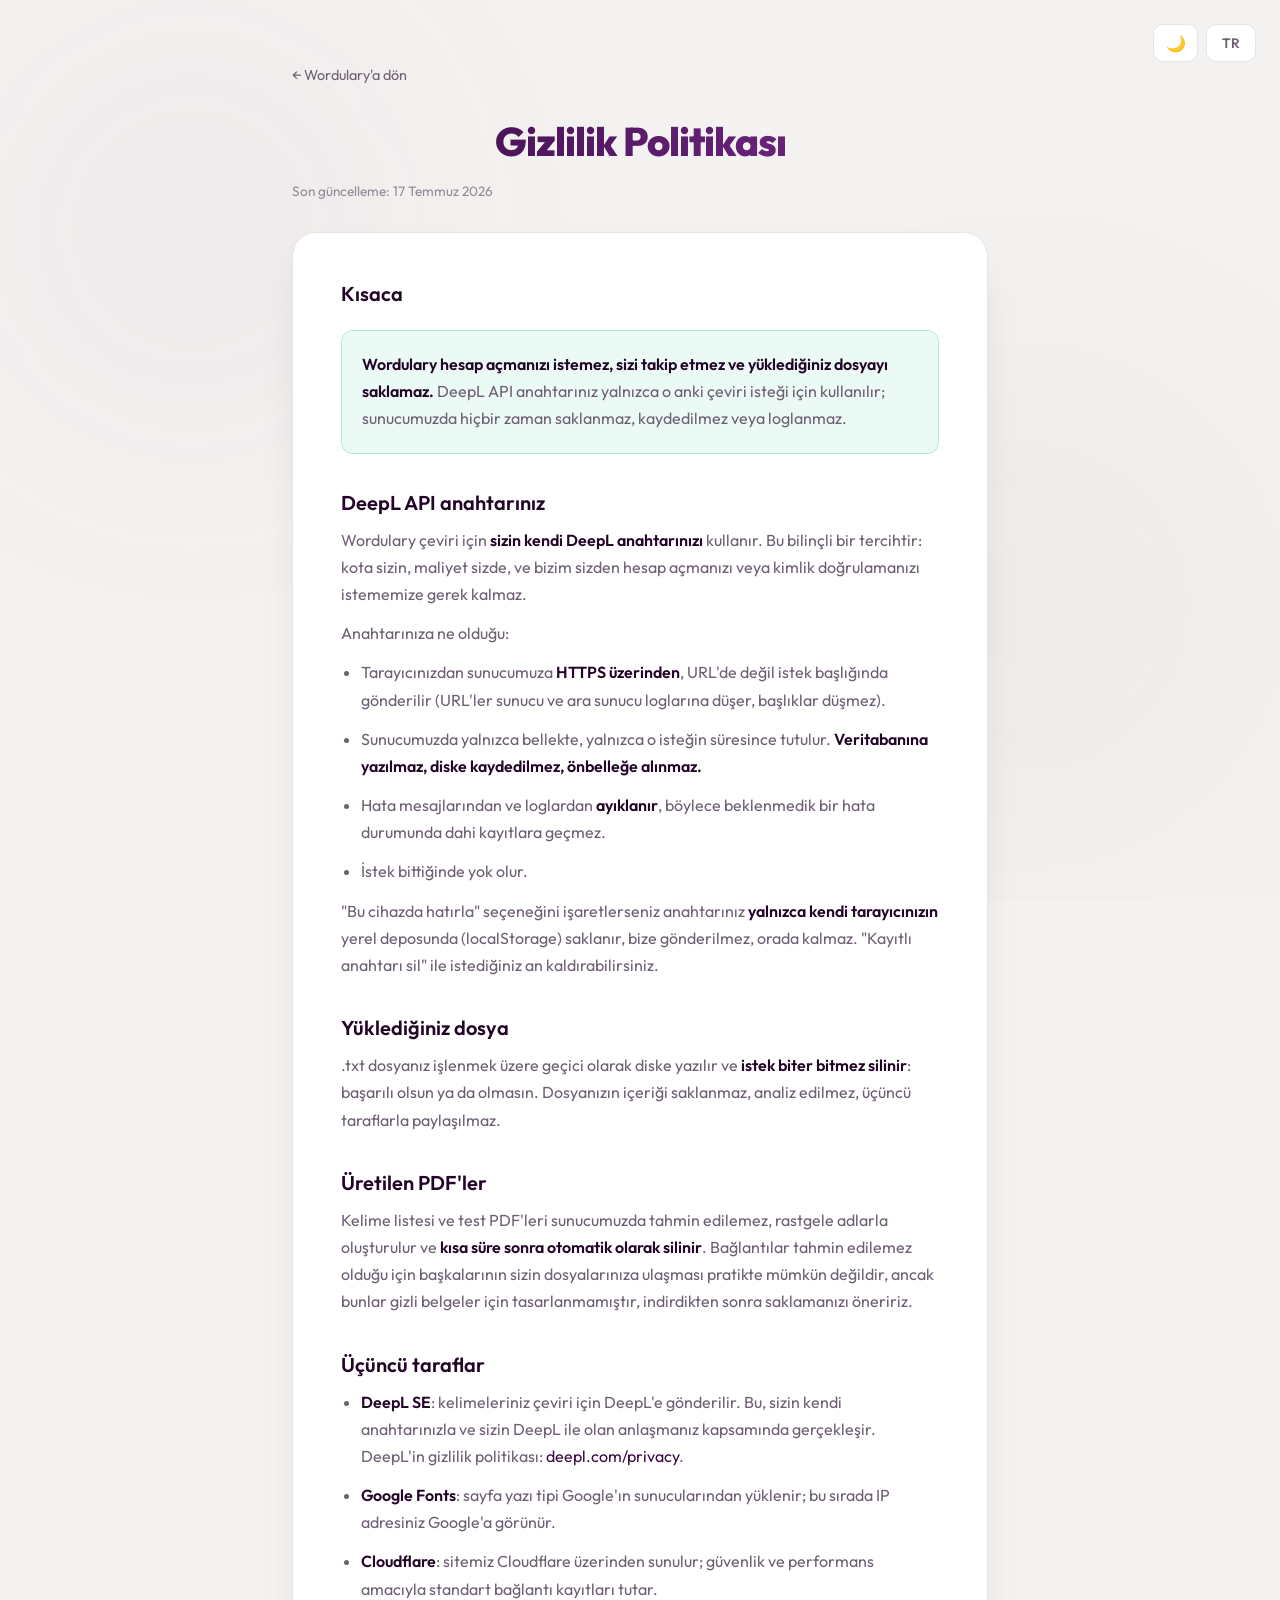
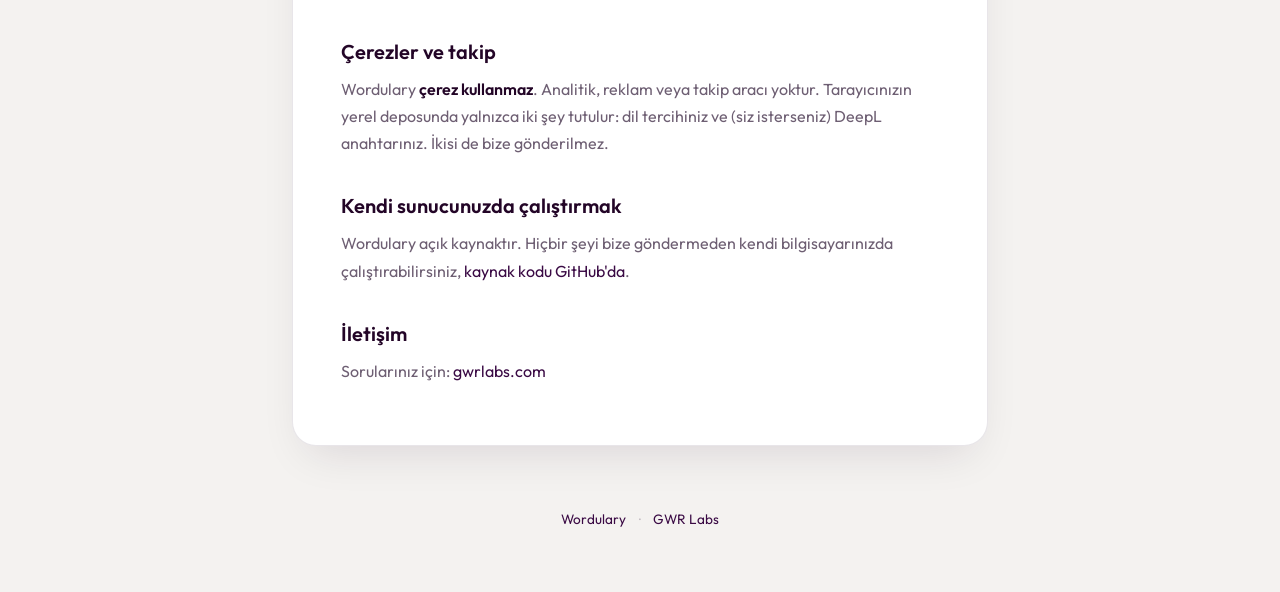
<file: static/privacy.html>
<!doctype html>
<html lang="tr">
  <head>
    <meta charset="UTF-8" />
    <meta name="viewport" content="width=device-width, initial-scale=1.0" />
    <title>Gizlilik Politikası | Wordulary</title>
    <link rel="preconnect" href="https://fonts.googleapis.com" />
    <link rel="preconnect" href="https://fonts.gstatic.com" crossorigin />
    <link
      href="https://fonts.googleapis.com/css2?family=Outfit:wght@300;400;600;800&display=swap"
      rel="stylesheet"
    />
    <link rel="icon" type="image/png" href="/static/favicon.png" />
    <link rel="stylesheet" href="/static/style.css" />
    <script>
      if (localStorage.getItem("wordulary_theme") === "dark")
        document.documentElement.setAttribute("data-theme", "dark");
    </script>
    <style>
      body {
        align-items: flex-start;
      }
      .container {
        max-width: 760px;
        padding: 4rem 2rem;
      }
      .legal h2 {
        font-size: 1.25rem;
        font-weight: 600;
        margin: 2.25rem 0 0.75rem;
      }
      .legal h2:first-child {
        margin-top: 0;
      }
      .legal p,
      .legal li {
        color: var(--text-secondary);
        line-height: 1.7;
        margin-bottom: 0.75rem;
      }
      .legal ul {
        padding-left: 1.25rem;
        margin-bottom: 0.75rem;
      }
      .legal strong {
        color: var(--text-primary);
        font-weight: 600;
      }
      .legal a {
        color: var(--accent-primary);
        text-decoration: none;
      }
      .legal a:hover {
        text-decoration: underline;
      }
      .updated {
        color: var(--text-secondary);
        font-size: 0.85rem;
        opacity: 0.7;
        margin-bottom: 2rem;
      }
      .callout {
        background: rgba(16, 185, 129, 0.08);
        border: 1px solid rgba(16, 185, 129, 0.25);
        border-radius: 12px;
        padding: 1.25rem;
        margin: 1.5rem 0;
      }
      .callout p:last-child {
        margin-bottom: 0;
      }
      .back {
        display: inline-block;
        margin-bottom: 2rem;
        color: var(--text-secondary);
        text-decoration: none;
        font-size: 0.9rem;
      }
      .back:hover {
        color: var(--text-primary);
      }
    </style>
  </head>
  <body>
    <div class="background-mesh">
      <div class="blob blob-1"></div>
      <div class="blob blob-2"></div>
    </div>

    <div class="top-controls">
      <button id="theme-btn" class="ctrl-btn" type="button" aria-label="Tema">
        🌙
      </button>
      <button id="lang-btn" class="ctrl-btn" type="button" aria-label="Language">
        TR
      </button>
    </div>

    <main class="container">
      <a href="/" class="back" data-i18n="backHome">← Wordulary'a dön</a>

      <header class="header" style="margin-bottom: 1rem">
        <h1 data-i18n="title" style="font-size: 2.5rem">Gizlilik Politikası</h1>
      </header>
      <p class="updated" data-i18n="updated">Son güncelleme: 17 Temmuz 2026</p>

      <section class="card glassmorphism legal">
        <div data-i18n="body">
          <h2>Kısaca</h2>
          <div class="callout">
            <p>
              <strong
                >Wordulary hesap açmanızı istemez, sizi takip etmez ve
                yüklediğiniz dosyayı saklamaz.</strong
              >
              DeepL API anahtarınız yalnızca o anki çeviri isteği için kullanılır;
              sunucumuzda hiçbir zaman saklanmaz, kaydedilmez veya loglanmaz.
            </p>
          </div>

          <h2>DeepL API anahtarınız</h2>
          <p>
            Wordulary çeviri için <strong>sizin kendi DeepL anahtarınızı</strong>
            kullanır. Bu bilinçli bir tercihtir: kota sizin, maliyet sizde, ve
            bizim sizden hesap açmanızı veya kimlik doğrulamanızı istememize
            gerek kalmaz.
          </p>
          <p>Anahtarınıza ne olduğu:</p>
          <ul>
            <li>
              Tarayıcınızdan sunucumuza <strong>HTTPS üzerinden</strong>, URL'de
              değil istek başlığında gönderilir (URL'ler sunucu ve ara sunucu
              loglarına düşer, başlıklar düşmez).
            </li>
            <li>
              Sunucumuzda yalnızca bellekte, yalnızca o isteğin süresince tutulur.
              <strong>Veritabanına yazılmaz, diske kaydedilmez, önbelleğe
              alınmaz.</strong>
            </li>
            <li>
              Hata mesajlarından ve loglardan <strong>ayıklanır</strong>, böylece
              beklenmedik bir hata durumunda dahi kayıtlara geçmez.
            </li>
            <li>İstek bittiğinde yok olur.</li>
          </ul>
          <p>
            "Bu cihazda hatırla" seçeneğini işaretlerseniz anahtarınız
            <strong>yalnızca kendi tarayıcınızın</strong> yerel deposunda
            (<code>localStorage</code>) saklanır, bize gönderilmez, orada kalmaz.
            "Kayıtlı anahtarı sil" ile istediğiniz an kaldırabilirsiniz.
          </p>

          <h2>Yüklediğiniz dosya</h2>
          <p>
            <code>.txt</code> dosyanız işlenmek üzere geçici olarak diske yazılır
            ve <strong>istek biter bitmez silinir</strong>: başarılı olsun ya da
            olmasın. Dosyanızın içeriği saklanmaz, analiz edilmez, üçüncü
            taraflarla paylaşılmaz.
          </p>

          <h2>Üretilen PDF'ler</h2>
          <p>
            Kelime listesi ve test PDF'leri sunucumuzda tahmin edilemez, rastgele
            adlarla oluşturulur ve <strong>kısa süre sonra otomatik olarak
            silinir</strong>. Bağlantılar tahmin edilemez olduğu için başkalarının
            sizin dosyalarınıza ulaşması pratikte mümkün değildir, ancak bunlar
            gizli belgeler için tasarlanmamıştır, indirdikten sonra saklamanızı
            öneririz.
          </p>

          <h2>Üçüncü taraflar</h2>
          <ul>
            <li>
              <strong>DeepL SE</strong>: kelimeleriniz çeviri için DeepL'e
              gönderilir. Bu, sizin kendi anahtarınızla ve sizin DeepL ile olan
              anlaşmanız kapsamında gerçekleşir. DeepL'in gizlilik politikası:
              <a href="https://www.deepl.com/privacy" target="_blank" rel="noopener"
                >deepl.com/privacy</a
              >.
            </li>
            <li>
              <strong>Google Fonts</strong>: sayfa yazı tipi Google'ın sunucularından
              yüklenir; bu sırada IP adresiniz Google'a görünür.
            </li>
            <li>
              <strong>Cloudflare</strong>: sitemiz Cloudflare üzerinden sunulur;
              güvenlik ve performans amacıyla standart bağlantı kayıtları tutar.
            </li>
          </ul>

          <h2>Çerezler ve takip</h2>
          <p>
            Wordulary <strong>çerez kullanmaz</strong>. Analitik, reklam veya
            takip aracı yoktur. Tarayıcınızın yerel deposunda yalnızca iki şey
            tutulur: dil tercihiniz ve (siz isterseniz) DeepL anahtarınız. İkisi
            de bize gönderilmez.
          </p>

          <h2>Kendi sunucunuzda çalıştırmak</h2>
          <p>
            Wordulary açık kaynaktır. Hiçbir şeyi bize göndermeden kendi
            bilgisayarınızda çalıştırabilirsiniz,
            <a
              href="https://github.com/TalhaTufanN/wordulary"
              target="_blank"
              rel="noopener"
              >kaynak kodu GitHub'da</a
            >.
          </p>

          <h2>İletişim</h2>
          <p>
            Sorularınız için:
            <a href="https://gwrlabs.com" target="_blank" rel="noopener"
              >gwrlabs.com</a
            >
          </p>
        </div>
      </section>

      <footer class="footer">
        <a href="/" data-i18n="footerHome">Wordulary</a>
        <span class="footer-sep">·</span>
        <a href="https://gwrlabs.com" target="_blank" rel="noopener">GWR Labs</a>
      </footer>
    </main>

    <script>
      const legalTranslations = {
        tr: {
          backHome: "← Wordulary'a dön",
          title: "Gizlilik Politikası",
          updated: "Son güncelleme: 17 Temmuz 2026",
          footerHome: "Wordulary",
        },
        en: {
          backHome: "← Back to Wordulary",
          title: "Privacy Policy",
          updated: "Last updated: 17 July 2026",
          footerHome: "Wordulary",
        },
      };

      // Yasal metnin tamami - ceviri sozlugune sigmayacak kadar uzun oldugu
      // icin blok halinde degistiriliyor.
      legalTranslations.en.body = `
        <h2>In short</h2>
        <div class="callout">
          <p><strong>Wordulary has no accounts, no tracking, and keeps nothing you upload.</strong>
          Your DeepL API key is used only for that one translation request. It is never stored,
          saved, or logged on our server.</p>
        </div>

        <h2>Your DeepL API key</h2>
        <p>Wordulary translates using <strong>your own DeepL key</strong>. That is deliberate: the
        quota is yours, the cost is yours, and it means we never have to ask you to create an
        account or sign in.</p>
        <p>What happens to your key:</p>
        <ul>
          <li>It is sent from your browser to our server <strong>over HTTPS</strong>, in a request
          header rather than the URL, URLs end up in server and proxy logs; headers do not.</li>
          <li>On our server it exists only in memory, only for the life of that request.
          <strong>It is never written to a database, saved to disk, or cached.</strong></li>
          <li>It is <strong>scrubbed</strong> from error messages and logs, so even an unexpected
          failure cannot record it.</li>
          <li>When the request ends, it is gone.</li>
        </ul>
        <p>If you tick "Remember on this device", your key is stored in
        <strong>your own browser's</strong> local storage (<code>localStorage</code>), it is not
        sent to us and does not persist on our side. You can remove it any time with
        "Forget saved key".</p>

        <h2>The file you upload</h2>
        <p>Your <code>.txt</code> file is written to disk temporarily so it can be processed, and is
        <strong>deleted as soon as the request finishes</strong>: whether it succeeded or not. Its
        contents are not retained, analysed, or shared.</p>

        <h2>The PDFs we generate</h2>
        <p>Your vocabulary list and quiz are created on our server with unguessable random names and
        are <strong>deleted automatically a short time later</strong>. Because the links are
        unguessable, others cannot practically reach your files, but these are not designed for
        confidential material, so download and keep what you need.</p>

        <h2>Third parties</h2>
        <ul>
          <li><strong>DeepL SE</strong>: your words are sent to DeepL for translation. This happens
          under your own key and your own agreement with DeepL. Their privacy policy:
          <a href="https://www.deepl.com/privacy" target="_blank" rel="noopener">deepl.com/privacy</a>.</li>
          <li><strong>Google Fonts</strong>: the page font loads from Google's servers, which makes
          your IP address visible to Google.</li>
          <li><strong>Cloudflare</strong>: our site is served through Cloudflare, which keeps
          standard connection logs for security and performance.</li>
        </ul>

        <h2>Cookies and tracking</h2>
        <p>Wordulary <strong>uses no cookies</strong>. There is no analytics, advertising, or
        tracking of any kind. Only two things live in your browser's local storage: your language
        preference and, if you choose, your DeepL key. Neither is sent to us.</p>

        <h2>Running it yourself</h2>
        <p>Wordulary is open source. You can run it on your own machine and send nothing at all.
        <a href="https://github.com/TalhaTufanN/wordulary" target="_blank" rel="noopener">The
        source is on GitHub</a>.</p>

        <h2>Contact</h2>
        <p>Questions: <a href="https://gwrlabs.com" target="_blank" rel="noopener">gwrlabs.com</a></p>
      `;
      legalTranslations.tr.body = document.querySelector("[data-i18n='body']").innerHTML;

      const langBtn = document.getElementById("lang-btn");
      function setLanguage(lang) {
        localStorage.setItem("gwr_lang", lang);
        document.documentElement.lang = lang;
        langBtn.textContent = lang === "tr" ? "TR" : "EN";
        document.title =
          (lang === "tr" ? "Gizlilik Politikası" : "Privacy Policy") + " | Wordulary";
        document.querySelectorAll("[data-i18n]").forEach((el) => {
          const value = legalTranslations[lang][el.dataset.i18n];
          if (value) el.innerHTML = value;
        });
      }
      setLanguage(localStorage.getItem("gwr_lang") || "tr");
      langBtn.addEventListener("click", () =>
        setLanguage((localStorage.getItem("gwr_lang") || "tr") === "tr" ? "en" : "tr"),
      );

      // Tema (açık / koyu)
      const themeBtn = document.getElementById("theme-btn");
      function applyTheme(theme) {
        const dark = theme === "dark";
        document.documentElement.setAttribute("data-theme", dark ? "dark" : "light");
        localStorage.setItem("wordulary_theme", dark ? "dark" : "light");
        themeBtn.textContent = dark ? "☀️" : "🌙";
      }
      applyTheme(localStorage.getItem("wordulary_theme") || "light");
      themeBtn.addEventListener("click", () =>
        applyTheme(
          document.documentElement.getAttribute("data-theme") === "dark" ? "light" : "dark",
        ),
      );
    </script>
  </body>
</html>
</file>
<file: static/style.css>
:root {
  /* Açık tema (varsayılan) - logo paletinden: #230527 koyu mor + #F4F2F0 krem. */
  --bg-dark: #f4f2f0; /* isim eski, değer açık: ana zemin (krem) */
  --card-bg: #ffffff; /* beyaz kart */
  --card-border: rgba(var(--surface-rgb), 0.1);
  --text-primary: #230527; /* logo moru - ana metin */
  --text-secondary: #6e5f73; /* mor-gri ikincil */
  --accent-primary: #3a0a44; /* koyu mor - butonlar/vurgu */
  --accent-secondary: #7a2d8f; /* canlı mor - gradient */
  --accent-hover: #230527;
  --success: #0f9d6b;
  --error: #dc2626;
  /* Tema-duyarlı overlay/glow: açık temada koyu mor, dark'ta beyaz/parlak. */
  --surface-rgb: 35, 5, 39; /* overlay rengi (koyu mor) */
  --glow-rgb: 58, 10, 68; /* buton gölgesi (mor) */
}

/* Dark tema - açık temanın tersi. Zemin koyu mor, metin krem, vurgu parlak mor. */
:root[data-theme="dark"] {
  --bg-dark: #170a1c; /* çok koyu mor zemin */
  --card-bg: #241029; /* koyu mor kart */
  --text-primary: #f4f2f0; /* krem */
  --text-secondary: #b3a4b8; /* mor-gri açık */
  --accent-primary: #b14ec9; /* parlak mor (koyu zeminde görünür) */
  --accent-secondary: #d16ba5; /* mor-pembe */
  --accent-hover: #c77ad9;
  --success: #10b981;
  --error: #ef4444;
  --surface-rgb: 255, 255, 255; /* overlay beyaz olur */
  --glow-rgb: 177, 78, 201; /* parlak mor glow */
}

* {
  margin: 0;
  padding: 0;
  box-sizing: border-box;
  font-family: "Outfit", sans-serif;
}

body {
  background-color: var(--bg-dark);
  color: var(--text-primary);
  min-height: 100vh;
  display: flex;
  justify-content: center;
  align-items: center;
  overflow-x: hidden;
  position: relative;
}

/* Background Mesh */
.background-mesh {
  position: fixed;
  top: 0;
  left: 0;
  width: 100vw;
  height: 100vh;
  z-index: -1;
  overflow: hidden;
  background: var(--bg-dark);
}

.blob {
  position: absolute;
  filter: blur(110px);
  opacity: 0.55;
  animation: float 20s infinite alternate;
}

.blob-1 {
  top: -10%;
  left: -10%;
  width: 50vw;
  height: 50vw;
  background: radial-gradient(
    circle,
    rgba(122, 45, 143, 0.12) 0%,
    rgba(255, 255, 255, 0) 70%
  );
}

.blob-2 {
  bottom: -10%;
  right: -10%;
  width: 60vw;
  height: 60vw;
  background: radial-gradient(
    circle,
    rgba(var(--surface-rgb), 0.08) 0%,
    rgba(255, 255, 255, 0) 70%
  );
  animation-delay: -5s;
}

.blob-3 {
  top: 40%;
  left: 40%;
  width: 40vw;
  height: 40vw;
  background: radial-gradient(
    circle,
    rgba(160, 90, 180, 0.1) 0%,
    rgba(255, 255, 255, 0) 70%
  );
  animation-delay: -10s;
}

@keyframes float {
  0% {
    transform: translate(0, 0) scale(1);
  }
  100% {
    transform: translate(10%, 10%) scale(1.1);
  }
}

/* Container & Header */
.container {
  width: 100%;
  max-width: 800px;
  padding: 2rem;
  z-index: 1;
}

.header {
  text-align: center;
  margin-bottom: 3rem;
}

.header h1 {
  font-size: 3.5rem;
  font-weight: 800;
  margin-bottom: 1rem;
  background: linear-gradient(
    to right,
    var(--accent-primary),
    var(--accent-secondary)
  );
  -webkit-background-clip: text;
  background-clip: text;
  -webkit-text-fill-color: transparent;
  letter-spacing: -1px;
}

.brand-icon {
  display: block;
  margin: 0 auto 1.25rem;
  border-radius: 22px;
  box-shadow: 0 10px 28px rgba(var(--surface-rgb), 0.16);
}

.brand-wordmark {
  margin-bottom: 1.25rem;
  line-height: 0;
}

.brand-wordmark img {
  height: 44px;
  width: auto;
}

/* Wordmark koyu mor; dark temada koyu zeminde görünmez, beyaza çeviriyoruz. */
:root[data-theme="dark"] .brand-wordmark img {
  filter: brightness(0) invert(1);
}

.header p {
  color: var(--text-secondary);
  font-size: 1.1rem;
  max-width: 500px;
  margin: 0 auto;
  line-height: 1.6;
}

/* Glassmorphism Card */
.glassmorphism {
  background: var(--card-bg);
  backdrop-filter: blur(20px);
  -webkit-backdrop-filter: blur(20px);
  border: 1px solid var(--card-border);
  border-radius: 24px;
  padding: 3rem;
  box-shadow: 0 20px 45px -15px rgba(var(--surface-rgb), 0.12);
  transition: all 0.3s ease;
}

/* Upload Zone */
.upload-zone {
  border: 2px dashed rgba(var(--surface-rgb), 0.2);
  border-radius: 16px;
  padding: 4rem 2rem;
  text-align: center;
  cursor: pointer;
  transition: all 0.3s cubic-bezier(0.4, 0, 0.2, 1);
  position: relative;
  overflow: hidden;
}

.upload-zone:hover,
.upload-zone.dragover {
  border-color: var(--accent-primary);
  background: rgba(122, 45, 143, 0.06);
  transform: translateY(-2px);
}

.upload-icon {
  width: 64px;
  height: 64px;
  color: var(--accent-primary);
  margin-bottom: 1.5rem;
  transition: transform 0.3s ease;
}

.upload-zone:hover .upload-icon {
  transform: translateY(-5px);
}

.upload-zone h2 {
  font-size: 1.5rem;
  font-weight: 600;
  margin-bottom: 0.5rem;
}

.upload-zone p {
  color: var(--text-secondary);
  margin-bottom: 2rem;
}

/* Buttons */
.btn-primary,
.btn-secondary,
.btn-ghost {
  display: inline-block;
  padding: 0.8rem 1.5rem;
  border-radius: 12px;
  font-weight: 600;
  font-size: 1rem;
  cursor: pointer;
  transition: all 0.2s ease;
  border: none;
  text-decoration: none;
}

.btn-primary {
  background: linear-gradient(
    135deg,
    var(--accent-primary),
    var(--accent-hover)
  );
  color: white;
  box-shadow: 0 4px 14px 0 rgba(var(--glow-rgb), 0.3);
}

.btn-primary:hover {
  box-shadow: 0 6px 20px rgba(var(--glow-rgb), 0.22);
  transform: translateY(-2px);
}

.btn-secondary {
  background: rgba(var(--surface-rgb), 0.06);
  color: var(--text-primary);
  border: 1px solid rgba(var(--surface-rgb), 0.12);
}

.btn-secondary:hover {
  background: rgba(var(--surface-rgb), 0.1);
  transform: translateY(-2px);
}

.btn-ghost {
  background: transparent;
  color: var(--text-secondary);
  margin-top: 1rem;
}

.btn-ghost:hover {
  color: var(--text-primary);
}

/* States */
.state {
  text-align: center;
  padding: 2rem 0;
  animation: fadeIn 0.4s ease forwards;
}

.hidden {
  display: none !important;
}

@keyframes fadeIn {
  from {
    opacity: 0;
    transform: translateY(10px);
  }
  to {
    opacity: 1;
    transform: translateY(0);
  }
}

/* Loading State */
.spinner {
  width: 50px;
  height: 50px;
  border: 3px solid rgba(var(--surface-rgb), 0.08);
  border-radius: 50%;
  border-top-color: var(--accent-primary);
  animation: spin 1s ease-in-out infinite;
  margin: 0 auto 2rem;
}

@keyframes spin {
  to {
    transform: rotate(360deg);
  }
}

.state h3 {
  font-size: 1.5rem;
  margin-bottom: 1rem;
}

.state p {
  color: var(--text-secondary);
}

.progress-bar-container {
  width: 100%;
  height: 6px;
  background: rgba(var(--surface-rgb), 0.08);
  border-radius: 6px;
  margin-top: 2rem;
  overflow: hidden;
  position: relative;
}

.progress-bar {
  position: absolute;
  top: 0;
  left: 0;
  height: 100%;
  width: 30%;
  background: linear-gradient(
    90deg,
    var(--accent-primary),
    var(--accent-secondary)
  );
  border-radius: 6px;
  animation: progress 2s infinite ease-in-out alternate;
}

@keyframes progress {
  0% {
    width: 10%;
    transform: translateX(0);
  }
  100% {
    width: 40%;
    transform: translateX(60vw);
  }
}

/* Success & Error Icons */
.success-icon-container,
.error-icon-container {
  width: 64px;
  height: 64px;
  border-radius: 50%;
  display: flex;
  justify-content: center;
  align-items: center;
  margin: 0 auto 1.5rem;
}

.success-icon-container {
  background: rgba(16, 185, 129, 0.2);
  color: var(--success);
}

.error-icon-container {
  background: rgba(239, 68, 68, 0.2);
  color: var(--error);
}

.success-icon,
.error-icon {
  width: 32px;
  height: 32px;
}

.download-actions {
  display: flex;
  gap: 1rem;
  justify-content: center;
  margin-top: 2rem;
}

/* Language toggle */
/* Top controls: tema + dil */
.top-controls {
  position: fixed;
  top: 1.5rem;
  right: 1.5rem;
  z-index: 10;
  display: flex;
  gap: 0.5rem;
}

.ctrl-btn {
  padding: 0.5rem 0.9rem;
  border-radius: 10px;
  background: var(--card-bg);
  backdrop-filter: blur(20px);
  -webkit-backdrop-filter: blur(20px);
  border: 1px solid var(--card-border);
  color: var(--text-secondary);
  font-weight: 600;
  font-size: 0.85rem;
  letter-spacing: 0.5px;
  cursor: pointer;
  transition: all 0.2s ease;
  display: flex;
  align-items: center;
}

.ctrl-btn:hover {
  color: var(--text-primary);
  border-color: var(--accent-primary);
}

#theme-btn {
  font-size: 1rem;
  padding: 0.5rem 0.7rem;
}

/* API key section */
.key-section {
  margin-bottom: 2rem;
  padding-bottom: 2rem;
  border-bottom: 1px solid var(--card-border);
}

.key-label {
  display: block;
  font-weight: 600;
  margin-bottom: 0.4rem;
}

.key-hint {
  color: var(--text-secondary);
  font-size: 0.9rem;
  line-height: 1.5;
  margin-bottom: 0.9rem;
}

.key-hint a,
.footer a {
  color: var(--accent-primary);
  text-decoration: none;
}

.key-hint a:hover,
.footer a:hover {
  text-decoration: underline;
}

.key-input {
  width: 100%;
  padding: 0.85rem 1rem;
  border-radius: 12px;
  background: rgba(var(--surface-rgb), 0.04);
  border: 1px solid var(--card-border);
  color: var(--text-primary);
  font-size: 0.95rem;
  transition: border-color 0.2s ease;
}

.key-input::placeholder {
  color: rgba(148, 163, 184, 0.5);
}

.key-input:focus {
  outline: none;
  border-color: var(--accent-primary);
}

.key-row {
  display: flex;
  align-items: center;
  justify-content: space-between;
  gap: 1rem;
  margin-top: 0.75rem;
  flex-wrap: wrap;
}

.key-remember {
  display: flex;
  align-items: center;
  gap: 0.5rem;
  color: var(--text-secondary);
  font-size: 0.9rem;
  cursor: pointer;
}

.key-remember input {
  accent-color: var(--accent-primary);
  width: 16px;
  height: 16px;
  cursor: pointer;
}

.key-forget {
  background: none;
  border: none;
  color: var(--text-secondary);
  font-size: 0.85rem;
  text-decoration: underline;
  cursor: pointer;
  padding: 0;
}

.key-forget:hover {
  color: var(--error);
}

.key-privacy {
  display: flex;
  align-items: flex-start;
  gap: 0.5rem;
  margin-top: 0.9rem;
  color: var(--text-secondary);
  font-size: 0.82rem;
  line-height: 1.5;
  opacity: 0.85;
}

.lock-icon {
  width: 14px;
  height: 14px;
  flex-shrink: 0;
  margin-top: 0.2rem;
  color: var(--success);
}

/* Quiz question-count selector */
.quiz-count-section {
  margin-bottom: 2rem;
}

.count-label {
  display: block;
  font-weight: 600;
  margin-bottom: 0.6rem;
}

.count-options {
  display: flex;
  flex-wrap: wrap;
  gap: 0.5rem;
}

.count-btn {
  flex: 1 1 auto;
  min-width: 52px;
  padding: 0.6rem 0.9rem;
  border-radius: 12px;
  background: rgba(var(--surface-rgb), 0.04);
  border: 1px solid var(--card-border);
  color: var(--text-secondary);
  font-weight: 600;
  font-size: 0.95rem;
  cursor: pointer;
  transition: all 0.2s ease;
}

.count-btn:hover {
  border-color: var(--accent-primary);
  color: var(--text-primary);
}

.count-btn.active {
  background: linear-gradient(135deg, var(--accent-primary), var(--accent-hover));
  border-color: transparent;
  color: #fff;
  box-shadow: 0 4px 14px 0 rgba(var(--glow-rgb), 0.3);
}

.count-custom {
  width: 100%;
  margin-top: 0.6rem;
  padding: 0.75rem 1rem;
  border-radius: 12px;
  background: rgba(var(--surface-rgb), 0.04);
  border: 1px solid var(--card-border);
  color: var(--text-primary);
  font-size: 0.95rem;
  transition: border-color 0.2s ease;
}

.count-custom:focus {
  outline: none;
  border-color: var(--accent-primary);
}

/* Upload rules */
.upload-rules {
  margin-top: 1.25rem;
  text-align: center;
  color: var(--text-secondary);
  font-size: 0.85rem;
  line-height: 1.6;
}

.upload-rules code {
  font-family: ui-monospace, "SF Mono", Menlo, monospace;
  background: rgba(var(--surface-rgb), 0.06);
  padding: 0.1rem 0.35rem;
  border-radius: 4px;
  font-size: 0.8rem;
}

/* How it works + Example sections */
.section-title {
  text-align: center;
  font-size: 1.6rem;
  font-weight: 800;
  margin-bottom: 0.5rem;
}

.section-sub {
  text-align: center;
  color: var(--text-secondary);
  margin-bottom: 1.75rem;
}

.how-section {
  margin-top: 4rem;
}

.how-section .section-title {
  margin-bottom: 2rem;
}

.how-steps {
  display: grid;
  grid-template-columns: repeat(3, 1fr);
  gap: 1.25rem;
}

.how-step {
  background: var(--card-bg);
  border: 1px solid var(--card-border);
  border-radius: 16px;
  padding: 1.5rem;
  text-align: center;
}

.how-num {
  width: 40px;
  height: 40px;
  margin: 0 auto 1rem;
  border-radius: 50%;
  display: flex;
  align-items: center;
  justify-content: center;
  font-weight: 700;
  color: #fff;
  background: linear-gradient(135deg, var(--accent-primary), var(--accent-secondary));
  box-shadow: 0 4px 14px rgba(var(--glow-rgb), 0.32);
}

.how-step h3 {
  font-size: 1.05rem;
  margin-bottom: 0.5rem;
}

.how-step p {
  color: var(--text-secondary);
  font-size: 0.9rem;
  line-height: 1.6;
}

.example-section {
  margin-top: 4rem;
}

.example-grid {
  display: flex;
  align-items: stretch;
  gap: 1rem;
  flex-wrap: wrap;
}

.ex-card {
  flex: 1 1 0;
  min-width: 180px;
  background: rgba(var(--surface-rgb), 0.04);
  border: 1px solid var(--card-border);
  border-radius: 14px;
  padding: 1rem 1.1rem;
}

.ex-label {
  font-size: 0.75rem;
  text-transform: uppercase;
  letter-spacing: 0.5px;
  color: var(--accent-primary);
  font-weight: 700;
  margin-bottom: 0.75rem;
}

.ex-pre {
  font-family: ui-monospace, "SF Mono", Menlo, Consolas, monospace;
  font-size: 0.85rem;
  line-height: 1.7;
  color: var(--text-primary);
  white-space: pre-wrap;
  margin: 0;
}

.ex-arrow {
  align-self: center;
  font-size: 1.5rem;
  color: var(--accent-secondary);
  flex: 0 0 auto;
}

.example-note {
  margin-top: 1.5rem;
  text-align: center;
  color: var(--text-secondary);
  font-size: 0.85rem;
  line-height: 1.6;
  font-style: italic;
}

.example-section #sample-btn {
  display: block;
  margin: 1.5rem auto 0;
  cursor: pointer;
}

/* Footer */
.footer {
  margin-top: 4rem;
  text-align: center;
  color: var(--text-secondary);
  font-size: 0.85rem;
}

.footer-sep {
  margin: 0 0.6rem;
  opacity: 0.4;
}

@media (max-width: 640px) {
  .download-actions {
    flex-direction: column;
  }
  .header h1 {
    font-size: 2.5rem;
  }
  .glassmorphism {
    padding: 1.75rem;
  }
  .upload-zone {
    padding: 2.5rem 1rem;
  }
  .container {
    padding: 1.25rem;
  }
  .how-steps {
    grid-template-columns: 1fr;
  }
  .example-grid {
    flex-direction: column;
  }
  .ex-arrow {
    transform: rotate(90deg);
  }
  .lang-btn {
    top: 1rem;
    right: 1rem;
  }
}
</file>
